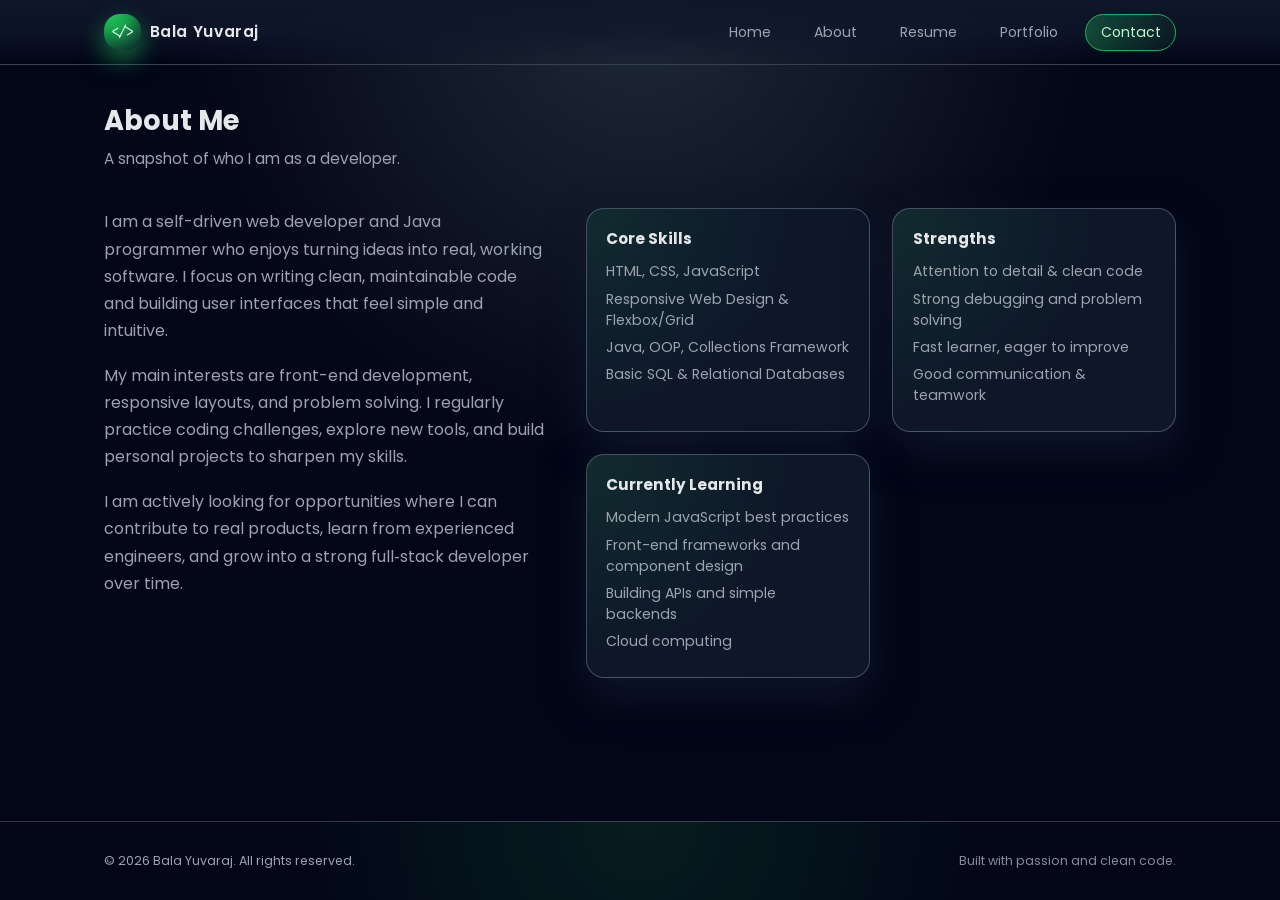
<file: about.html>
<!DOCTYPE html>
<html lang="en">

<head>
    <meta charset="UTF-8">
    <meta name="viewport" content="width=device-width, initial-scale=1.0">
    <title>About | Bala Yuvaraj</title>

    <!-- Google Fonts -->
    <link rel="preconnect" href="https://fonts.googleapis.com">
    <link rel="preconnect" href="https://fonts.gstatic.com" crossorigin>
    <link
        href="https://fonts.googleapis.com/css2?family=Poppins:wght@300;400;500;600;700&family=Fira+Code:wght@400;500&display=swap"
        rel="stylesheet">

    <!-- Main Styles -->
    <link rel="stylesheet" href="styles.css">
</head>

<body>
    <header class="site-header">
        <nav class="navbar">
            <div class="nav-brand">
                <span class="brand-mark">&lt;/&gt;</span>
                <span class="brand-name">Bala&nbsp;Yuvaraj</span>
            </div>

            <input type="checkbox" id="nav-toggle" class="nav-toggle">
            <label for="nav-toggle" class="nav-toggle-label">
                <span></span>
            </label>

            <ul class="nav-links">
                <li><a href="home.html">Home</a></li>
                <li><a href="about.html">About</a></li>
                <li><a href="resume.html">Resume</a></li>
                <li><a href="portfolio.html">Portfolio</a></li>
                <li><a href="contact.html">Contact</a></li>
            </ul>
        </nav>
    </header>

    <main>
        <section class="section">
            <div class="container">
                <div class="section-header">
                    <h1>About Me</h1>
                    <p>A snapshot of who I am as a developer.</p>
                </div>

                <div class="about-grid">
                    <div class="about-text">
                        <p>
                            I am a self-driven web developer and Java programmer who enjoys turning ideas
                            into real, working software. I focus on writing clean, maintainable code and
                            building user interfaces that feel simple and intuitive.
                        </p>
                        <p>
                            My main interests are front-end development, responsive layouts, and
                            problem solving. I regularly practice coding challenges, explore new
                            tools, and build personal projects to sharpen my skills.
                        </p>
                        <p>
                            I am actively looking for opportunities where I can contribute to real
                            products, learn from experienced engineers, and grow into a strong
                            full‑stack developer over time.
                        </p>
                    </div>

                    <div class="about-cards">
                        <div class="info-card">
                            <h3>Core Skills</h3>
                            <ul>
                                <li>HTML, CSS, JavaScript</li>
                                <li>Responsive Web Design &amp; Flexbox/Grid</li>
                                <li>Java, OOP, Collections Framework</li>
                                <li>Basic SQL &amp; Relational Databases</li>
                            </ul>
                        </div>

                        <div class="info-card">
                            <h3>Strengths</h3>
                            <ul>
                                <li>Attention to detail &amp; clean code</li>
                                <li>Strong debugging and problem solving</li>
                                <li>Fast learner, eager to improve</li>
                                <li>Good communication &amp; teamwork</li>
                            </ul>
                        </div>

                        <div class="info-card">
                            <h3>Currently Learning</h3>
                            <ul>
                                <li>Modern JavaScript best practices</li>
                                <li>Front-end frameworks and component design</li>
                                <li>Building APIs and simple backends</li>
                                <li>Cloud computing</li>
                            </ul>
                        </div>
                    </div>
                </div>
            </div>
        </section>
    </main>

    <footer class="site-footer">
        <div class="container footer-inner">
            <p>© <span id="year"></span> Bala Yuvaraj. All rights reserved.</p>
            <p class="footer-note">Built with passion and clean code.</p>
        </div>
    </footer>

    <script>
        document.getElementById("year").textContent = new Date().getFullYear();
    </script>
</body>

</html>
</file>
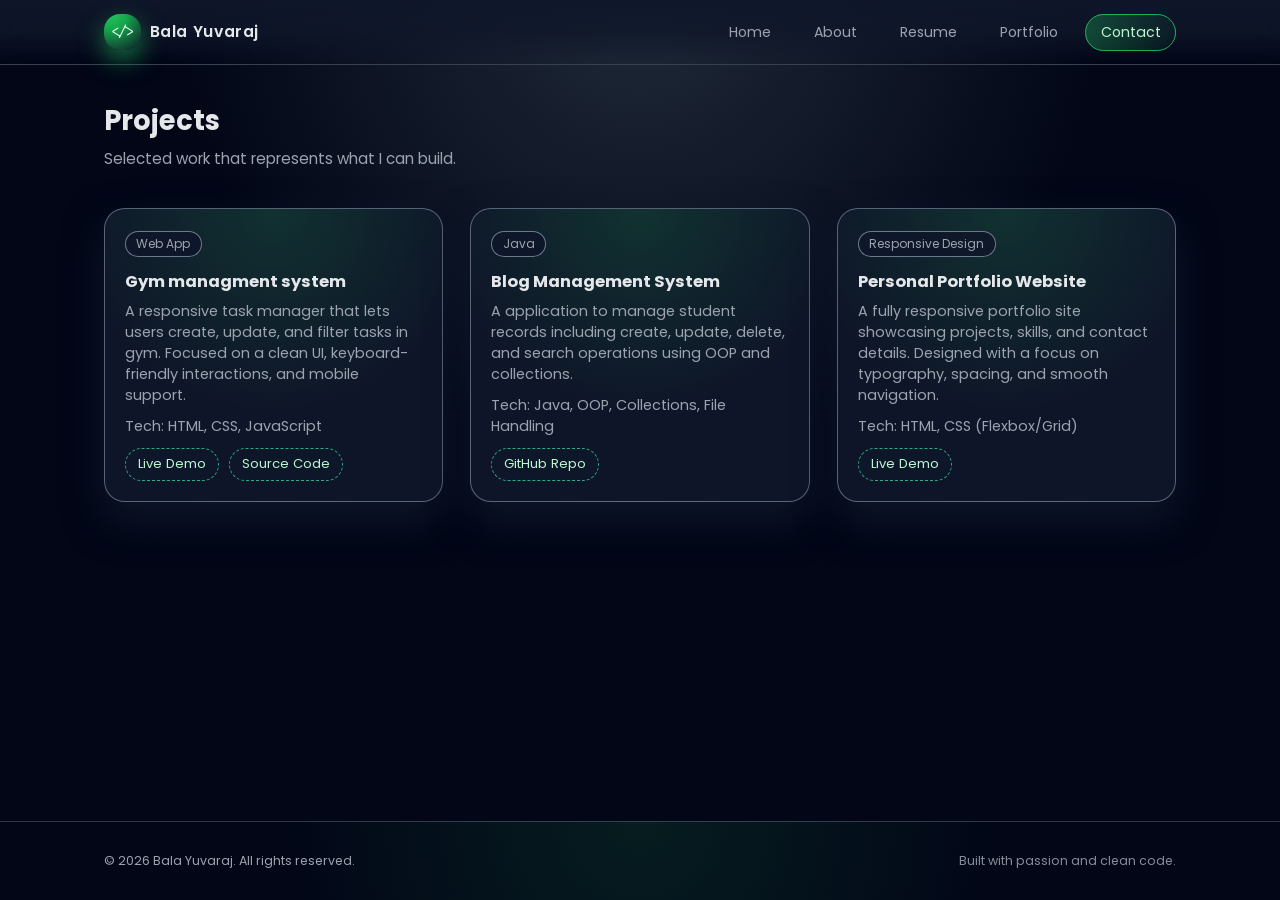
<file: portfolio.html>
<!DOCTYPE html>
<html lang="en">

<head>
    <meta charset="UTF-8">
    <meta name="viewport" content="width=device-width, initial-scale=1.0">
    <title>Projects | Bala Yuvaraj</title>

    <!-- Google Fonts -->
    <link rel="preconnect" href="https://fonts.googleapis.com">
    <link rel="preconnect" href="https://fonts.gstatic.com" crossorigin>
    <link
        href="https://fonts.googleapis.com/css2?family=Poppins:wght@300;400;500;600;700&family=Fira+Code:wght@400;500&display=swap"
        rel="stylesheet">

    <!-- Main Styles -->
    <link rel="stylesheet" href="styles.css">
</head>

<body>
    <header class="site-header">
        <nav class="navbar">
            <div class="nav-brand">
                <span class="brand-mark">&lt;/&gt;</span>
                <span class="brand-name">Bala&nbsp;Yuvaraj</span>
            </div>

            <input type="checkbox" id="nav-toggle" class="nav-toggle">
            <label for="nav-toggle" class="nav-toggle-label">
                <span></span>
            </label>

            <ul class="nav-links">
                <li><a href="home.html">Home</a></li>
                <li><a href="about.html">About</a></li>
                <li><a href="resume.html">Resume</a></li>
                <li><a href="portfolio.html">Portfolio</a></li>
                <li><a href="contact.html">Contact</a></li>
            </ul>
        </nav>
    </header>

    <main>
        <section class="section">
            <div class="container">
                <div class="section-header">
                    <h1>Projects</h1>
                    <p>Selected work that represents what I can build.</p>
                </div>

                <div class="portfolio-grid">
                    <article class="project-card">
                        <div class="project-tag">Web App</div>
                        <h3>Gym managment system</h3>
                        <p>
                            A responsive task manager that lets users create, update, and filter tasks in gym.
                            Focused on a clean UI, keyboard-friendly interactions, and mobile support.
                        </p>
                        <p class="project-tech">
                            Tech: HTML, CSS, JavaScript
                        </p>
                        <div class="project-links">
                            <a href="#" class="project-link">Live Demo</a>
                            <a href="#" class="project-link">Source Code</a>
                        </div>
                    </article>

                    <article class="project-card">
                        <div class="project-tag">Java</div>
                        <h3>Blog Management System</h3>
                        <p>
                            A application to manage student records including create,
                            update, delete, and search operations using OOP and collections.
                        </p>
                        <p class="project-tech">
                            Tech: Java, OOP, Collections, File Handling
                        </p>
                        <div class="project-links">
                            <a href="#" class="project-link">GitHub Repo</a>
                        </div>
                    </article>

                    <article class="project-card">
                        <div class="project-tag">Responsive Design</div>
                        <h3>Personal Portfolio Website</h3>
                        <p>
                            A fully responsive portfolio site showcasing projects, skills, and
                            contact details. Designed with a focus on typography, spacing, and
                            smooth navigation.
                        </p>
                        <p class="project-tech">
                            Tech: HTML, CSS (Flexbox/Grid)
                        </p>
                        <div class="project-links">
                            <a href="#" class="project-link">Live Demo</a>
                        </div>
                    </article>
                </div>
            </div>
        </section>
    </main>

    <footer class="site-footer">
        <div class="container footer-inner">
            <p>© <span id="year"></span> Bala Yuvaraj. All rights reserved.</p>
            <p class="footer-note">Built with passion and clean code.</p>
        </div>
    </footer>

    <script>
        document.getElementById("year").textContent = new Date().getFullYear();
    </script>
</body>

</html>
</file>
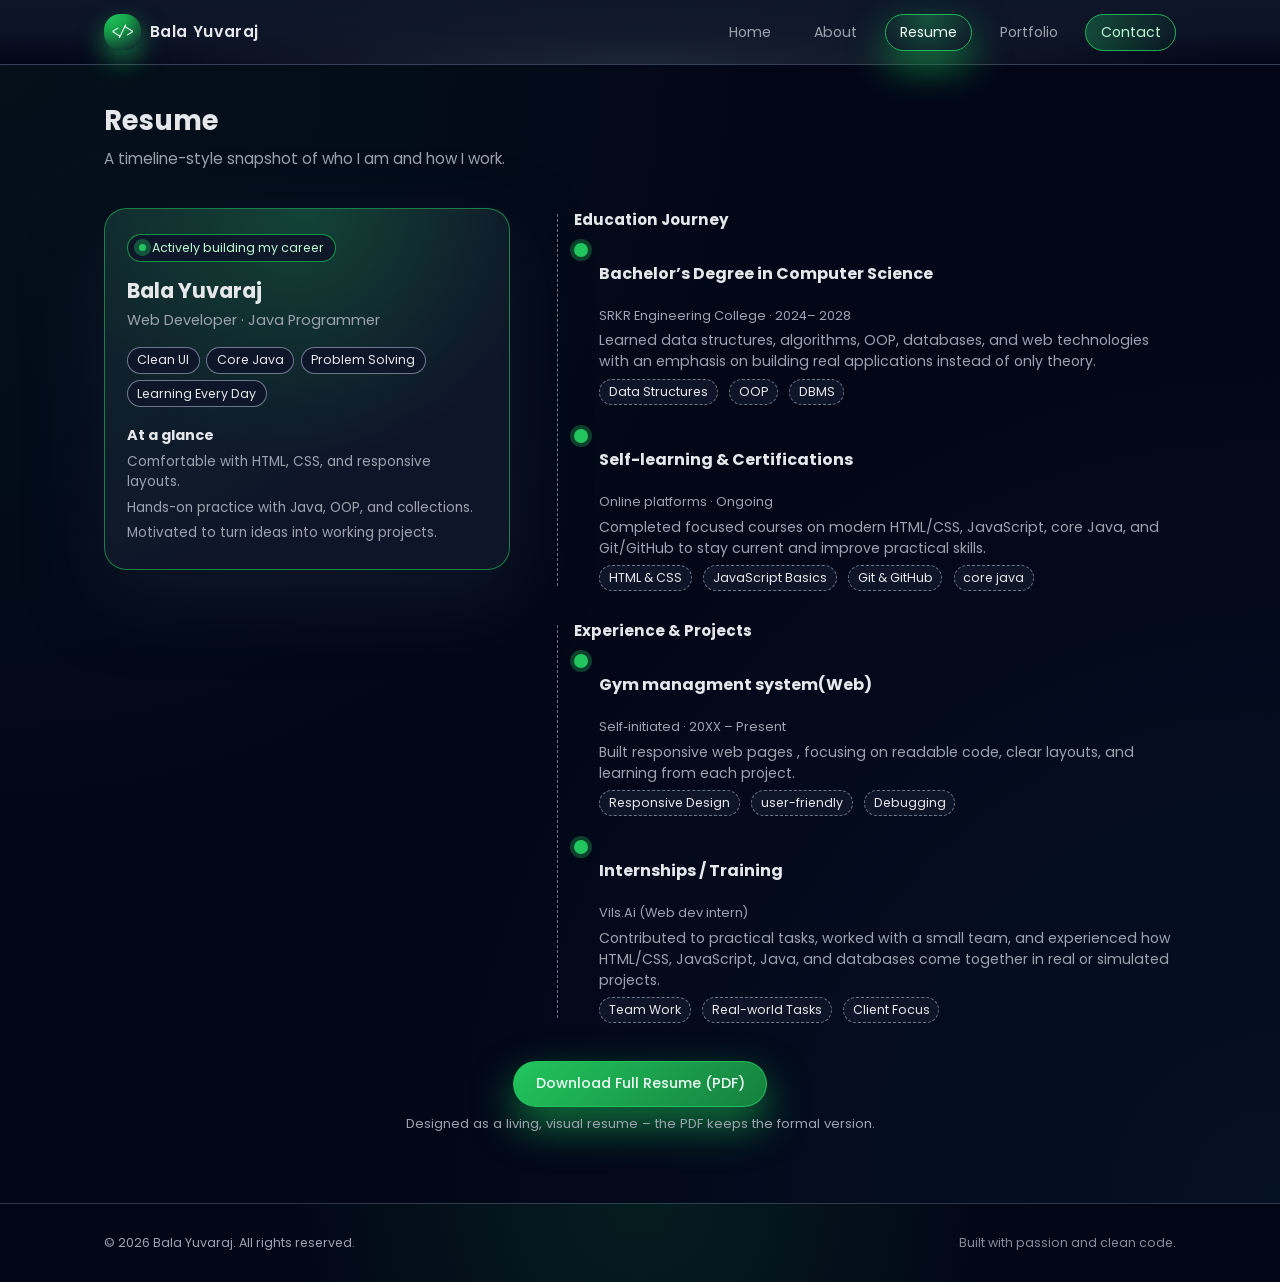
<file: resume.html>
<!DOCTYPE html>
<html lang="en">

<head>
    <meta charset="UTF-8">
    <meta name="viewport" content="width=device-width, initial-scale=1.0">
    <title>Resume | Bala Yuvaraj</title>

    <!-- Google Fonts -->
    <link rel="preconnect" href="https://fonts.googleapis.com">
    <link rel="preconnect" href="https://fonts.gstatic.com" crossorigin>
    <link
        href="https://fonts.googleapis.com/css2?family=Poppins:wght@300;400;500;600;700&family=Fira+Code:wght@400;500&display=swap"
        rel="stylesheet">

    <!-- Main Styles -->
    <link rel="stylesheet" href="styles.css">
</head>

<body>
    <header class="site-header">
        <nav class="navbar">
            <div class="nav-brand">
                <span class="brand-mark">&lt;/&gt;</span>
                <span class="brand-name">Bala&nbsp;Yuvaraj</span>
            </div>

            <input type="checkbox" id="nav-toggle" class="nav-toggle">
            <label for="nav-toggle" class="nav-toggle-label">
                <span></span>
            </label>

            <ul class="nav-links">
                <li><a href="home.html">Home</a></li>
                <li><a href="about.html">About</a></li>
                <li><a href="resume.html" class="nav-link-active">Resume</a></li>
                <li><a href="portfolio.html">Portfolio</a></li>
                <li><a href="contact.html">Contact</a></li>
            </ul>
        </nav>
    </header>

    <main>
        <section class="section alt-bg">
            <div class="container">
                <div class="section-header">
                    <h1>Resume</h1>
                    <p>A timeline-style snapshot of who I am and how I work.</p>
                </div>

                <div class="resume-shell">
                    <aside class="resume-identity">
                        <div class="resume-identity-inner">
                            <div class="resume-label">
                                <span class="resume-label-dot"></span>
                                Actively building my career
                            </div>
                            <h2 class="resume-name">Bala Yuvaraj</h2>
                            <p class="resume-role">Web Developer · Java Programmer</p>

                            <div class="resume-tags">
                                <span class="resume-tag">Clean UI</span>
                                <span class="resume-tag">Core Java</span>
                                <span class="resume-tag">Problem Solving</span>
                                <span class="resume-tag">Learning Every Day</span>
                            </div>

                            <h3 class="resume-highlights-title">At a glance</h3>
                            <ul class="resume-highlights">
                                <li>Comfortable with HTML, CSS, and responsive layouts.</li>
                                <li>Hands-on practice with Java, OOP, and collections.</li>
                                <li>Motivated to turn ideas into working projects.</li>
                            </ul>
                        </div>
                    </aside>

                    <div class="resume-columns">
                        <div class="resume-track">
                            <h3 class="resume-track-title">Education Journey</h3>
                            <div class="resume-node">
                                <div class="resume-node-badge"></div>
                                <div>
                                    <h4>Bachelor’s Degree in Computer Science</h4>
                                    <p class="resume-node-meta">SRKR Engineering College · 2024– 2028</p>
                                    <p class="resume-node-desc">
                                        Learned data structures, algorithms, OOP, databases, and web technologies
                                        with an emphasis on building real applications instead of only theory.
                                    </p>
                                    <div class="resume-pills">
                                        <span class="resume-pill">Data Structures</span>
                                        <span class="resume-pill">OOP</span>
                                        <span class="resume-pill">DBMS</span>
                                    </div>
                                </div>
                            </div>
                            <div class="resume-node">
                                <div class="resume-node-badge"></div>
                                <div>
                                    <h4>Self-learning & Certifications</h4>
                                    <p class="resume-node-meta">Online platforms · Ongoing</p>
                                    <p class="resume-node-desc">
                                        Completed focused courses on modern HTML/CSS, JavaScript, core Java,
                                        and Git/GitHub to stay current and improve practical skills.
                                    </p>
                                    <div class="resume-pills">
                                        <span class="resume-pill">HTML &amp; CSS</span>
                                        <span class="resume-pill">JavaScript Basics</span>
                                        <span class="resume-pill">Git &amp; GitHub</span>
                                        <span class="resume-pill">core java</span>
                                    </div>
                                </div>
                            </div>
                        </div>

                        <div class="resume-track">
                            <h3 class="resume-track-title">Experience &amp; Projects</h3>
                            <div class="resume-node">
                                <div class="resume-node-badge"></div>
                                <div>
                                    <h4>Gym managment system(Web)</h4>
                                    <p class="resume-node-meta">Self‑initiated · 20XX – Present</p>
                                    <p class="resume-node-desc">
                                        Built responsive web pages , focusing on
                                        readable code, clear layouts, and learning from each project.
                                    </p>
                                    <div class="resume-pills">
                                        <span class="resume-pill">Responsive Design</span>
                                        <span class="resume-pill">user-friendly</span>
                                        <span class="resume-pill">Debugging</span>
                                    </div>
                                </div>
                            </div>
                            <div class="resume-node">
                                <div class="resume-node-badge"></div>
                                <div>
                                    <h4>Internships / Training</h4>
                                    <p class="resume-node-meta">Vils.Ai (Web dev intern)</p>
                                    <p class="resume-node-desc">
                                        Contributed to practical tasks, worked with a small team, and
                                        experienced how HTML/CSS, JavaScript, Java, and databases come
                                        together in real or simulated projects.
                                    </p>
                                    <div class="resume-pills">
                                        <span class="resume-pill">Team Work</span>
                                        <span class="resume-pill">Real-world Tasks</span>
                                        <span class="resume-pill">Client Focus</span>
                                    </div>
                                </div>
                            </div>
                        </div>
                    </div>
                </div>

                <div class="resume-download">
                    <a href="resume/BalaYuvaraj_Resume.pdf" class="btn primary-btn" target="_blank">
                        Download Full Resume (PDF)
                    </a>
                    <p>Designed as a living, visual resume – the PDF keeps the formal version.</p>
                </div>
            </div>
        </section>
    </main>

    <footer class="site-footer">
        <div class="container footer-inner">
            <p>© <span id="year"></span> Bala Yuvaraj. All rights reserved.</p>
            <p class="footer-note">Built with passion and clean code.</p>
        </div>
    </footer>

    <script>
        document.getElementById("year").textContent = new Date().getFullYear();
    </script>
</body>

</html>
</file>
<file: styles.css>
:root {
    --bg-body: #050816;
    --bg-elevated: #0f172a;
    --bg-elevated-soft: #111827;
    --accent: #22c55e;
    --accent-soft: rgba(34, 197, 94, 0.15);
    --accent-strong: #4ade80;
    --text-main: #e5e7eb;
    --text-soft: #9ca3af;
    --border-subtle: rgba(148, 163, 184, 0.35);
    --shadow-soft: 0 18px 45px rgba(15, 23, 42, 0.75);
    --radius-lg: 18px;
    --radius-full: 999px;
    --transition-fast: 180ms ease-out;
    --transition-med: 220ms ease;
}

*,
*::before,
*::after {
    box-sizing: border-box;
}

html,
body {
    margin: 0;
    padding: 0;
}

body {
    font-family: "Poppins", system-ui, -apple-system, BlinkMacSystemFont, "Segoe UI", sans-serif;
    background: radial-gradient(circle at top, #1f2937 0, #020617 42%, #020617 100%);
    color: var(--text-main);
    min-height: 100vh;
    display: flex;
    flex-direction: column;
}

img {
    max-width: 100%;
    display: block;
}

a {
    color: inherit;
    text-decoration: none;
}

main {
    flex: 1;
}

.container {
    width: 100%;
    max-width: 1120px;
    margin: 0 auto;
    padding: 0 1.5rem;
}

/* NAVBAR */

.site-header {
    position: sticky;
    top: 0;
    z-index: 40;
    backdrop-filter: blur(16px);
    background: linear-gradient(to bottom, rgba(15, 23, 42, 0.96), rgba(15, 23, 42, 0.8), transparent);
    border-bottom: 1px solid rgba(148, 163, 184, 0.3);
}

.navbar {
    display: flex;
    align-items: center;
    justify-content: space-between;
    padding: 0.85rem 1.5rem;
    max-width: 1120px;
    margin: 0 auto;
}

.nav-brand {
    display: flex;
    align-items: center;
    gap: 0.55rem;
}

.brand-mark {
    display: inline-flex;
    align-items: center;
    justify-content: center;
    width: 2.3rem;
    height: 2.3rem;
    border-radius: 1rem;
    background: radial-gradient(circle at 20% 0, #22c55e, #16a34a 35%, #0f172a 100%);
    color: #ecfdf5;
    font-family: "Fira Code", monospace;
    font-size: 0.9rem;
    box-shadow: 0 10px 25px rgba(34, 197, 94, 0.55);
}

.brand-name {
    font-weight: 600;
    letter-spacing: 0.04em;
    font-size: 0.98rem;
}

.nav-links {
    display: flex;
    align-items: center;
    gap: 0.75rem;
    list-style: none;
    margin: 0;
    padding: 0;
}

.nav-links a {
    font-size: 0.88rem;
    padding: 0.45rem 0.9rem;
    border-radius: 999px;
    color: var(--text-soft);
    border: 1px solid transparent;
    transition: background var(--transition-fast), color var(--transition-fast), border-color var(--transition-fast), transform 140ms ease-out;
}

.nav-links a.nav-link-active {
    color: #ecfdf5;
    border-color: rgba(34, 197, 94, 0.9);
    background: radial-gradient(circle at top, rgba(34, 197, 94, 0.35), rgba(15, 23, 42, 0.9));
    box-shadow: 0 16px 38px rgba(22, 163, 74, 0.7);
}

.nav-links a.nav-link-active:hover {
    background: radial-gradient(circle at top, rgba(34, 197, 94, 0.45), rgba(15, 23, 42, 1));
}

.nav-links a:hover {
    color: #e5e7eb;
    border-color: rgba(148, 163, 184, 0.6);
    background: radial-gradient(circle at top, rgba(148, 163, 184, 0.24), rgba(15, 23, 42, 0.5));
    transform: translateY(-1px);
}

.nav-links a[href$="contact.html"] {
    border-color: rgba(34, 197, 94, 0.85);
    background: linear-gradient(to right, rgba(34, 197, 94, 0.3), rgba(22, 163, 74, 0.05));
    color: #bbf7d0;
}

.nav-links a[href$="contact.html"]:hover {
    background: linear-gradient(to right, rgba(34, 197, 94, 0.4), rgba(22, 163, 74, 0.2));
}

.nav-toggle {
    display: none;
}

.nav-toggle-label {
    display: none;
}

/* HERO */

.hero {
    position: relative;
    padding: 4.1rem 0 2.8rem;
    overflow: hidden;
}

.hero-inner {
    display: grid;
    grid-template-columns: auto minmax(0, 3fr) minmax(0, 2.2fr);
    gap: 2.4rem;
    align-items: center;
    position: relative;
    z-index: 1;
}

.hero-bg-orbit {
    position: absolute;
    inset: -40%;
    background:
        radial-gradient(circle at 10% 0, rgba(34, 197, 94, 0.22), transparent 55%),
        radial-gradient(circle at 80% 10%, rgba(59, 130, 246, 0.22), transparent 55%),
        radial-gradient(circle at 50% 90%, rgba(6, 78, 59, 0.7), #020617 70%);
    opacity: 0.9;
    pointer-events: none;
    z-index: 0;
}

.hero-rail {
    display: flex;
    flex-direction: column;
    align-items: center;
    gap: 0.6rem;
    min-height: 180px;
}

.hero-rail-dot {
    width: 10px;
    height: 10px;
    border-radius: 999px;
    background: #22c55e;
    box-shadow: 0 0 0 7px rgba(34, 197, 94, 0.35);
}

.hero-rail-line {
    flex: 1;
    width: 1px;
    background: linear-gradient(to bottom, rgba(148, 163, 184, 0.8), transparent);
}

.hero-rail-label {
    writing-mode: vertical-rl;
    transform: rotate(180deg);
    font-size: 0.78rem;
    letter-spacing: 0.18em;
    text-transform: uppercase;
    color: var(--text-soft);
}

.hero-text {
    position: relative;
}

.hero-eyebrow {
    font-size: 0.85rem;
    letter-spacing: 0.16em;
    text-transform: uppercase;
    color: #9ca3af;
    margin: 0 0 0.85rem;
}

.hero-title {
    font-size: clamp(2.4rem, 3.1vw + 1.4rem, 3.2rem);
    line-height: 1.1;
    margin: 0 0 1.1rem;
}

.accent {
    background: linear-gradient(120deg, #22c55e, #a3e635);
    -webkit-background-clip: text;
    background-clip: text;
    color: transparent;
}

.hero-subtitle {
    margin: 0 0 1.1rem;
    color: var(--text-soft);
    max-width: 32rem;
}

.hero-actions {
    display: flex;
    flex-wrap: wrap;
    gap: 0.9rem;
    align-items: center;
    margin-bottom: 0.9rem;
}

.hero-intro-card {
    padding: 1.1rem 1.15rem 1.2rem;
    border-radius: 1.3rem;
    background: radial-gradient(circle at top left, rgba(34, 197, 94, 0.18), transparent 60%),
        rgba(15, 23, 42, 0.97);
    border: 1px solid rgba(148, 163, 184, 0.7);
    box-shadow: 0 22px 60px rgba(15, 23, 42, 0.98);
    margin-bottom: 0.9rem;
}

.hero-micro {
    display: grid;
    grid-template-columns: repeat(2, minmax(0, 1fr));
    gap: 0.75rem;
    margin-top: 0.5rem;
}

.hero-micro-card {
    padding: 0.6rem 0.8rem;
    border-radius: 0.9rem;
    background: rgba(15, 23, 42, 0.96);
    border: 1px solid rgba(30, 64, 175, 0.7);
    font-size: 0.78rem;
}

.hero-micro-label {
    display: block;
    margin-bottom: 0.1rem;
    color: var(--text-soft);
}

.hero-micro-value {
    font-weight: 500;
}

.btn {
    display: inline-flex;
    align-items: center;
    justify-content: center;
    padding: 0.7rem 1.35rem;
    border-radius: var(--radius-full);
    border: 1px solid var(--border-subtle);
    color: var(--text-main);
    font-size: 0.9rem;
    font-weight: 500;
    background: rgba(15, 23, 42, 0.8);
    box-shadow: 0 10px 25px rgba(15, 23, 42, 0.7);
    cursor: pointer;
    transition: transform var(--transition-fast), box-shadow var(--transition-fast), background var(--transition-fast), border-color var(--transition-fast);
}

.btn:hover {
    transform: translateY(-1px);
    box-shadow: 0 18px 35px rgba(15, 23, 42, 0.9);
    border-color: rgba(148, 163, 184, 0.7);
    background: radial-gradient(circle at top, rgba(148, 163, 184, 0.18), rgba(15, 23, 42, 0.95));
}

.primary-btn {
    background: linear-gradient(135deg, #22c55e, #15803d);
    border-color: rgba(34, 197, 94, 0.9);
    color: #ecfdf5;
    box-shadow: 0 18px 40px rgba(22, 163, 74, 0.7);
}

.primary-btn:hover {
    background: linear-gradient(135deg, #22c55e, #16a34a);
}

.secondary-btn {
    background: rgba(15, 23, 42, 0.8);
    border-color: rgba(148, 163, 184, 0.7);
}

.hero-meta {
    display: flex;
    flex-wrap: wrap;
    gap: 0.75rem;
    margin-top: 1.9rem;
    font-size: 0.8rem;
    color: var(--text-soft);
}

.hero-meta span {
    padding: 0.35rem 0.85rem;
    border-radius: 999px;
    background: rgba(15, 23, 42, 0.85);
    border: 1px solid rgba(55, 65, 81, 0.8);
}

.hero-photo-wrapper {
    position: relative;
    justify-self: flex-end;
    transform: translateY(4px);
}

.hero-photo-border {
    padding: 0.4rem;
    border-radius: 1.8rem;
    background: radial-gradient(circle at 0 0, #22c55e, transparent 60%), radial-gradient(circle at 100% 100%, #0ea5e9, transparent 55%), #020617;
    box-shadow: 0 26px 70px rgba(15, 23, 42, 0.98);
}

.hero-photo {
    border-radius: 1.4rem;
    height: 260px;
    width: 100%;
    object-fit: cover;
    object-position: center;
}

.hero-chip {
    position: absolute;
    right: -0.75rem;
    bottom: 1.6rem;
    padding: 0.45rem 0.9rem;
    border-radius: 999px;
    background: rgba(15, 23, 42, 0.95);
    border: 1px solid rgba(148, 163, 184, 0.8);
    display: inline-flex;
    align-items: center;
    gap: 0.45rem;
    font-size: 0.78rem;
    color: var(--text-soft);
    box-shadow: 0 16px 35px rgba(15, 23, 42, 0.95);
}

.chip-dot {
    width: 8px;
    height: 8px;
    border-radius: 999px;
    background: #22c55e;
    box-shadow: 0 0 0 6px rgba(34, 197, 94, 0.3);
}

.hero-floating-card {
    position: absolute;
    top: 0.8rem;
    left: -1.2rem;
    padding: 0.45rem 0.85rem;
    border-radius: 0.9rem;
    background: rgba(15, 23, 42, 0.96);
    border: 1px solid rgba(148, 163, 184, 0.7);
    font-size: 0.78rem;
    color: var(--text-soft);
    box-shadow: 0 18px 40px rgba(15, 23, 42, 0.98);
}

.hero-floating-label {
    display: block;
    margin-bottom: 0.1rem;
}

.hero-floating-value {
    font-weight: 500;
    color: #bbf7d0;
}

.hero-scroll-cue {
    display: flex;
    flex-direction: column;
    align-items: center;
    gap: 0.3rem;
    margin-top: 1.4rem;
    font-size: 0.78rem;
    color: var(--text-soft);
}

.hero-scroll-line {
    width: 1px;
    height: 26px;
    background: linear-gradient(to bottom, rgba(148, 163, 184, 0.9), transparent);
    animation: heroScroll 1.5s infinite ease-in-out;
}

.hero-scroll-text {
    letter-spacing: 0.18em;
    text-transform: uppercase;
}

@keyframes heroScroll {
    0% {
        transform: translateY(0);
        opacity: 1;
    }
    100% {
        transform: translateY(6px);
        opacity: 0.3;
    }
}

/* SECTIONS */

.section {
    padding: 2.2rem 0 3.5rem;
}

.alt-bg {
    background: radial-gradient(circle at top left, rgba(34, 197, 94, 0.06), transparent 50%), radial-gradient(circle at bottom right, rgba(56, 189, 248, 0.06), transparent 55%), #020617;
}

.section-header {
    text-align: left;
    margin-bottom: 2.4rem;
}

/* SLIDING SKILLS STRIP */

.skills-strip {
    padding: 0.4rem 0 1.1rem;
}

.skills-strip--hero {
    max-width: 1120px;
    margin: 0 auto 0.15rem;
    padding-inline: 1.5rem;
}

.skills-strip-inner {
    position: relative;
    overflow: hidden;
    border-radius: 1.3rem;
    border: 1px solid rgba(148, 163, 184, 0.45);
    background: radial-gradient(circle at top, rgba(15, 23, 42, 0.98), #020617);
    box-shadow: 0 18px 40px rgba(15, 23, 42, 0.95);
    display: flex;
    flex-direction: column;
}

.skills-strip-inner::before,
.skills-strip-inner::after {
    content: "";
    position: absolute;
    left: 0;
    right: 0;
    height: 38px;
    pointer-events: none;
    z-index: 2;
}

.skills-strip-inner::before {
    top: 32px;
    background: linear-gradient(to bottom, rgba(15, 23, 42, 1), transparent);
}

.skills-strip-inner::after {
    bottom: 0;
    background: linear-gradient(to top, rgba(15, 23, 42, 1), transparent);
}

.skills-strip-label {
    padding: 0.55rem 0.95rem 0.45rem;
    border-bottom: 1px solid rgba(55, 65, 81, 0.9);
    font-size: 0.8rem;
    letter-spacing: 0.18em;
    text-transform: uppercase;
    color: #bbf7d0;
    display: inline-flex;
    align-items: center;
    gap: 0.4rem;
    white-space: nowrap;
}

.skills-strip-label::before {
    content: "";
    width: 7px;
    height: 7px;
    border-radius: 999px;
    background: #22c55e;
    box-shadow: 0 0 0 6px rgba(34, 197, 94, 0.3);
}

.skills-strip-marquee {
    position: relative;
    flex: 1;
    overflow: hidden;
    padding: 0.2rem 0.45rem 0.45rem;
    max-height: 170px;
}

.skills-track {
    display: flex;
    flex-direction: column;
    gap: 0.4rem;
    padding: 0.2rem 0.65rem 0.25rem;
    animation: skillsSlideY 9s linear infinite;
}

.skills-track--clone {
    animation-delay: -4.5s;
}

.skills-pill {
    display: inline-flex;
    align-items: center;
    justify-content: flex-start;
    padding: 0.32rem 0.9rem;
    border-radius: 999px;
    border: 1px solid rgba(148, 163, 184, 0.7);
    background: rgba(15, 23, 42, 0.95);
    font-size: 0.8rem;
    color: var(--text-soft);
    box-shadow: 0 10px 28px rgba(15, 23, 42, 0.95);
}

.skills-pill--accent {
    border-color: rgba(34, 197, 94, 0.9);
    color: #bbf7d0;
}

@keyframes skillsSlideY {
    0% {
        transform: translateY(0);
    }
    100% {
        transform: translateY(-50%);
    }
}

.section-header h1,
.section-header h2 {
    margin: 0 0 0.3rem;
    font-size: 1.7rem;
}

.section-header p {
    margin: 0;
    color: var(--text-soft);
    font-size: 0.95rem;
}

/* ABOUT + CARDS */

.about-grid {
    display: grid;
    grid-template-columns: minmax(0, 1.5fr) minmax(0, 2fr);
    gap: 2.5rem;
    align-items: flex-start;
}

.about-text p {
    margin: 0 0 1.1rem;
    color: var(--text-soft);
    line-height: 1.7;
}

.about-cards {
    display: grid;
    grid-template-columns: repeat(auto-fit, minmax(210px, 1fr));
    gap: 1.4rem;
}

.info-card {
    background: radial-gradient(circle at top left, rgba(34, 197, 94, 0.12), transparent 60%), rgba(15, 23, 42, 0.97);
    border-radius: var(--radius-lg);
    padding: 1.1rem 1.2rem 1.15rem;
    border: 1px solid rgba(148, 163, 184, 0.4);
    box-shadow: 0 18px 40px rgba(15, 23, 42, 0.9);
}

.info-card h3 {
    margin: 0 0 0.7rem;
    font-size: 0.95rem;
}

.info-card ul {
    list-style: none;
    padding: 0;
    margin: 0;
    font-size: 0.88rem;
    color: var(--text-soft);
}

.info-card li {
    margin-bottom: 0.4rem;
}

/* RESUME – UNIQUE LAYOUT */

.resume-shell {
    display: grid;
    grid-template-columns: minmax(0, 1.1fr) minmax(0, 1.7fr);
    gap: 2.4rem;
    align-items: flex-start;
}

.resume-identity {
    position: relative;
    padding: 1.5rem 1.35rem 1.6rem;
    border-radius: 1.4rem;
    background: radial-gradient(circle at top, rgba(34, 197, 94, 0.22), transparent 60%), rgba(15, 23, 42, 0.95);
    border: 1px solid rgba(34, 197, 94, 0.6);
    box-shadow: 0 26px 70px rgba(15, 23, 42, 0.98);
    overflow: hidden;
}

.resume-identity::before {
    content: "";
    position: absolute;
    inset: -40%;
    background: radial-gradient(circle at top left, rgba(34, 197, 94, 0.25), transparent 60%);
    opacity: 0.6;
    pointer-events: none;
}

.resume-identity-inner {
    position: relative;
}

.resume-label {
    display: inline-flex;
    align-items: center;
    gap: 0.4rem;
    padding: 0.25rem 0.7rem;
    border-radius: 999px;
    border: 1px solid rgba(22, 163, 74, 0.9);
    background: rgba(15, 23, 42, 0.95);
    font-size: 0.78rem;
    color: #bbf7d0;
    margin-bottom: 0.8rem;
}

.resume-label-dot {
    width: 7px;
    height: 7px;
    border-radius: 999px;
    background: #22c55e;
    box-shadow: 0 0 0 5px rgba(34, 197, 94, 0.35);
}

.resume-name {
    margin: 0 0 0.25rem;
    font-size: 1.3rem;
}

.resume-role {
    margin: 0 0 1rem;
    font-size: 0.9rem;
    color: var(--text-soft);
}

.resume-tags {
    display: flex;
    flex-wrap: wrap;
    gap: 0.4rem;
    margin-bottom: 1.1rem;
}

.resume-tag {
    font-size: 0.78rem;
    padding: 0.22rem 0.6rem;
    border-radius: 999px;
    background: rgba(15, 23, 42, 0.95);
    border: 1px solid rgba(148, 163, 184, 0.7);
}

.resume-highlights-title {
    margin: 0 0 0.4rem;
    font-size: 0.9rem;
}

.resume-highlights {
    list-style: none;
    padding: 0;
    margin: 0;
    font-size: 0.85rem;
    color: var(--text-soft);
}

.resume-highlights li + li {
    margin-top: 0.35rem;
}

.resume-columns {
    display: grid;
    grid-template-columns: minmax(0, 1fr);
    gap: 1.8rem;
}

.resume-track-title {
    margin: 0 0 0.5rem;
    font-size: 0.95rem;
}

.resume-track {
    position: relative;
    padding-left: 1.6rem;
}

.resume-track::before {
    content: "";
    position: absolute;
    left: 0.55rem;
    top: 0.35rem;
    bottom: 0.3rem;
    border-left: 1px dashed rgba(148, 163, 184, 0.7);
}

.resume-node {
    display: grid;
    grid-template-columns: auto 1fr;
    column-gap: 0.7rem;
    margin-bottom: 1.3rem;
}

.resume-node:last-child {
    margin-bottom: 0;
}

.resume-node-badge {
    width: 14px;
    height: 14px;
    border-radius: 999px;
    background: #22c55e;
    box-shadow: 0 0 0 4px rgba(34, 197, 94, 0.3);
    margin-top: 0.2rem;
}

.resume-node-meta {
    margin: 0.08rem 0 0.35rem;
    font-size: 0.8rem;
    color: var(--text-soft);
}

.resume-node-desc {
    margin: 0;
    font-size: 0.88rem;
    color: var(--text-soft);
}

.resume-pills {
    display: flex;
    flex-wrap: wrap;
    gap: 0.4rem 0.7rem;
    margin-top: 0.4rem;
}

.resume-pill {
    font-size: 0.78rem;
    padding: 0.18rem 0.55rem;
    border-radius: 999px;
    background: rgba(15, 23, 42, 0.95);
    border: 1px dashed rgba(148, 163, 184, 0.7);
}

.resume-download {
    margin-top: 2.4rem;
    text-align: center;
    font-size: 0.82rem;
    color: var(--text-soft);
}

.resume-download p {
    margin-top: 0.45rem;
}

/* PORTFOLIO */

.portfolio-grid {
    display: grid;
    grid-template-columns: repeat(auto-fit, minmax(250px, 1fr));
    gap: 1.7rem;
}

.project-card {
    position: relative;
    background: radial-gradient(circle at top, rgba(34, 197, 94, 0.16), transparent 60%), rgba(15, 23, 42, 0.95);
    padding: 1.3rem 1.25rem 1.25rem;
    border-radius: 1.3rem;
    border: 1px solid rgba(148, 163, 184, 0.55);
    box-shadow: 0 18px 40px rgba(15, 23, 42, 0.95);
    overflow: hidden;
    transition: transform var(--transition-med), box-shadow var(--transition-med), border-color var(--transition-med);
}

.project-card::before {
    content: "";
    position: absolute;
    inset: -40%;
    background: radial-gradient(circle at top left, rgba(34, 197, 94, 0.1), transparent 60%);
    opacity: 0;
    pointer-events: none;
    transition: opacity var(--transition-med);
}

.project-card:hover {
    transform: translateY(-4px);
    box-shadow: 0 26px 60px rgba(15, 23, 42, 0.98);
    border-color: rgba(34, 197, 94, 0.9);
}

.project-card:hover::before {
    opacity: 1;
}

.project-tag {
    display: inline-flex;
    align-items: center;
    padding: 0.2rem 0.65rem;
    border-radius: 999px;
    background: rgba(15, 23, 42, 0.9);
    border: 1px solid rgba(148, 163, 184, 0.7);
    font-size: 0.75rem;
    color: var(--text-soft);
    margin-bottom: 0.7rem;
}

.project-card h3 {
    margin: 0 0 0.45rem;
    font-size: 1.02rem;
}

.project-card p {
    margin: 0 0 0.65rem;
    font-size: 0.9rem;
    color: var(--text-soft);
}

.project-tech {
    font-size: 0.82rem;
    color: #a7f3d0;
}

.project-links {
    display: flex;
    flex-wrap: wrap;
    gap: 0.6rem;
    margin-top: 0.4rem;
}

.project-link {
    font-size: 0.82rem;
    color: #bbf7d0;
    padding: 0.35rem 0.75rem;
    border-radius: 999px;
    background: rgba(15, 23, 42, 0.9);
    border: 1px dashed rgba(52, 211, 153, 0.8);
    transition: background var(--transition-fast), transform var(--transition-fast);
}

.project-link:hover {
    background: rgba(34, 197, 94, 0.16);
    transform: translateY(-1px);
}

/* CONTACT (with creative twist) */

.contact-layout {
    display: grid;
    grid-template-columns: minmax(0, 1.3fr) minmax(0, 1.9fr);
    gap: 2.4rem;
    align-items: flex-start;
}

.contact-info h3 {
    margin: 0 0 0.7rem;
    font-size: 0.98rem;
}

.contact-info ul {
    list-style: none;
    padding: 0;
    margin: 0 0 1.4rem;
    color: var(--text-soft);
    font-size: 0.9rem;
}

.contact-info li {
    margin-bottom: 0.45rem;
}

.contact-info span {
    font-weight: 500;
    color: #e5e7eb;
}

.social-links {
    display: flex;
    flex-wrap: wrap;
    gap: 0.7rem;
}

.social-links a {
    font-size: 0.85rem;
    padding: 0.4rem 0.85rem;
    border-radius: 999px;
    border: 1px solid rgba(148, 163, 184, 0.7);
    background: rgba(15, 23, 42, 0.9);
    color: var(--text-soft);
    transition: background var(--transition-fast), transform var(--transition-fast), border-color var(--transition-fast);
}

.social-links a:hover {
    background: rgba(34, 197, 94, 0.16);
    border-color: rgba(34, 197, 94, 0.9);
    transform: translateY(-1px);
}

/* Twisted contact form card */

.contact-form {
    position: relative;
    padding: 1.4rem 1.45rem 1.6rem;
    border-radius: 1.4rem;
    background: rgba(15, 23, 42, 0.96);
    border: 1px solid rgba(148, 163, 184, 0.6);
    box-shadow: 0 26px 70px rgba(15, 23, 42, 1);
    overflow: hidden;
    transform: rotate(-1.5deg);
    transition: transform 260ms ease, box-shadow 260ms ease, border-color 220ms ease;
}

.contact-form::before,
.contact-form::after {
    content: "";
    position: absolute;
    width: 220px;
    height: 220px;
    border-radius: 999px;
    background: radial-gradient(circle, rgba(34, 197, 94, 0.25), transparent 60%);
    filter: blur(2px);
    opacity: 0.35;
    pointer-events: none;
}

.contact-form::before {
    top: -80px;
    right: -100px;
}

.contact-form::after {
    bottom: -90px;
    left: -90px;
}

.contact-form:hover {
    transform: rotate(-0.4deg) translateY(-4px);
    box-shadow: 0 34px 80px rgba(15, 23, 42, 1);
    border-color: rgba(34, 197, 94, 0.8);
}

.form-row {
    display: grid;
    grid-template-columns: repeat(auto-fit, minmax(150px, 1fr));
    gap: 1rem;
}

.form-group {
    margin-bottom: 0.95rem;
}

.form-group label {
    display: block;
    margin-bottom: 0.35rem;
    font-size: 0.82rem;
    color: #d1d5db;
}

.form-group input,
.form-group textarea {
    width: 100%;
    padding: 0.55rem 0.75rem;
    border-radius: 0.8rem;
    border: 1px solid rgba(55, 65, 81, 0.9);
    background: rgba(15, 23, 42, 0.95);
    color: var(--text-main);
    font: inherit;
    outline: none;
    resize: vertical;
    transition: border-color var(--transition-fast), box-shadow var(--transition-fast), background var(--transition-fast), transform 120ms ease-out;
}

.form-group input::placeholder,
.form-group textarea::placeholder {
    color: #6b7280;
}

.form-group input:focus,
.form-group textarea:focus {
    border-color: rgba(34, 197, 94, 0.95);
    box-shadow: 0 0 0 1px rgba(34, 197, 94, 0.65);
    background: rgba(15, 23, 42, 1);
    transform: translateY(-0.5px);
}

.full-width {
    width: 100%;
}

.form-note {
    margin: 0.6rem 0 0;
    font-size: 0.78rem;
    color: var(--text-soft);
}

.form-status {
    min-height: 1.25rem;
    margin-top: 0.85rem;
    padding: 0.65rem 0.85rem;
    border-radius: 0.9rem;
    border: 1px solid transparent;
    background: rgba(15, 23, 42, 0.75);
    color: var(--text-soft);
    font-size: 0.85rem;
}

.form-status:empty {
    padding: 0;
    border: 0;
    background: transparent;
    margin-top: 0.6rem;
}

.form-status.is-success {
    border-color: rgba(34, 197, 94, 0.8);
    background: radial-gradient(circle at top, rgba(34, 197, 94, 0.18), rgba(15, 23, 42, 0.88));
    color: #bbf7d0;
}

.form-status.is-error {
    border-color: rgba(248, 113, 113, 0.8);
    background: radial-gradient(circle at top, rgba(248, 113, 113, 0.14), rgba(15, 23, 42, 0.88));
    color: #fecaca;
}

/* FOOTER */

.site-footer {
    border-top: 1px solid rgba(148, 163, 184, 0.3);
    background: radial-gradient(circle at top, rgba(34, 197, 94, 0.12), transparent 55%), #020617;
    padding: 1.1rem 0;
}

.footer-inner {
    display: flex;
    flex-wrap: wrap;
    align-items: center;
    justify-content: space-between;
    gap: 0.7rem;
    font-size: 0.78rem;
    color: var(--text-soft);
}

.footer-note {
    opacity: 0.85;
}

/* RESPONSIVE */

@media (max-width: 900px) {
    .hero-inner {
        grid-template-columns: minmax(0, 1fr);
        text-align: left;
        gap: 2rem;
    }

    .hero-rail {
        display: none;
    }

    .hero-photo-wrapper {
        justify-self: flex-start;
        max-width: 280px;
        margin-top: 1.4rem;
    }

    .hero-micro {
        grid-template-columns: minmax(0, 1fr);
    }

    .about-grid {
        grid-template-columns: minmax(0, 1fr);
    }

    .contact-layout {
        grid-template-columns: minmax(0, 1fr);
    }
}

@media (max-width: 720px) {
    .navbar {
        padding-inline: 1.2rem;
    }

    .nav-toggle-label {
        display: block;
        width: 2.1rem;
        height: 2.1rem;
        border-radius: 999px;
        border: 1px solid rgba(148, 163, 184, 0.7);
        display: inline-flex;
        align-items: center;
        justify-content: center;
        cursor: pointer;
        color: #e5e7eb;
    }

    .nav-toggle-label span,
    .nav-toggle-label span::before,
    .nav-toggle-label span::after {
        content: "";
        display: block;
        width: 14px;
        height: 1.4px;
        background: #e5e7eb;
        border-radius: 999px;
        transition: transform 160ms ease, opacity 160ms ease;
    }

    .nav-toggle-label span::before {
        transform: translateY(-4px);
    }

    .nav-toggle-label span::after {
        transform: translateY(4px);
    }

    .nav-links {
        position: absolute;
        inset-inline: 1.1rem;
        top: 3.1rem;
        padding: 0.6rem;
        border-radius: 1rem;
        background: rgba(15, 23, 42, 0.98);
        border: 1px solid rgba(148, 163, 184, 0.7);
        box-shadow: 0 18px 40px rgba(15, 23, 42, 0.96);
        flex-direction: column;
        align-items: stretch;
        gap: 0.1rem;
        transform-origin: top;
        transform: scaleY(0.8);
        opacity: 0;
        pointer-events: none;
        transition: opacity 160ms ease, transform 160ms ease;
    }

    .nav-links a {
        padding: 0.55rem 0.85rem;
        width: 100%;
    }

    .nav-toggle:checked ~ .nav-links {
        opacity: 1;
        pointer-events: auto;
        transform: scaleY(1);
    }

    .nav-toggle:checked + .nav-toggle-label span {
        transform: rotate(45deg);
    }

    .nav-toggle:checked + .nav-toggle-label span::before {
        transform: rotate(-90deg);
    }

    .nav-toggle:checked + .nav-toggle-label span::after {
        opacity: 0;
    }

    .hero {
        padding-top: 3.5rem;
    }
}
</file>
